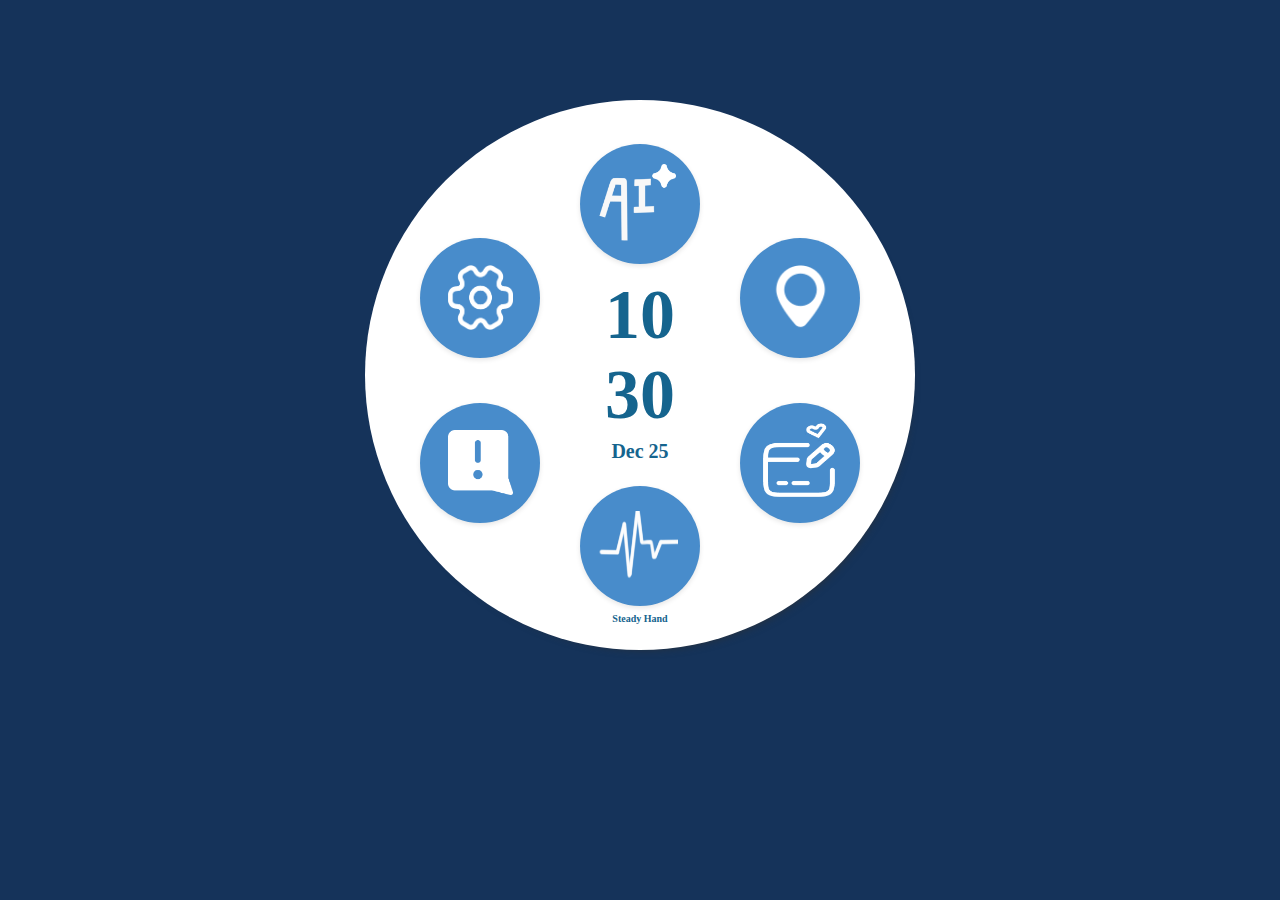
<file: FengMo/Feng_mo/MAIN/index.html>
<!DOCTYPE html>
<html lang="en">
<head>
    <meta charset="UTF-8">
    <meta name="viewport" content="width=device-width, initial-scale=1.0">
    <link rel="stylesheet" href="./style.css">
    <title>輔具期末</title>
</head>
<body>
    <div class="main">
        <div class="icon-container">
            <!-- 6個圖標按鈕 -->
            <a href="./AI/index4.html" class="icon-btn" id="icon1"><img src="./img/aid.png"></a>
            <a href="./GPS/index7.html" class="icon-btn" id="icon2"><img src="./img/gps.png"></a>
            <a href="./HEALTHY/index3.html" class="icon-btn" id="icon3"><img src="./img/healthy.png"></a>
            <a href="./HEART/index2.html" class="icon-btn" id="icon4"><img src="./img/heart.png"></a>
            <a href="./NOTIFY/index6.html" class="icon-btn" id="icon5"><img src="./img/notify.png "></a>
            <a href="./SET/index5.html" class="icon-btn" id="icon6"><img src="./img/set.png "></a>
        </div>
        <h1>10 <br>30</h1>
        <h3>Dec 25</h3>
        <h2>Steady Hand</h2>
    
    </div>
    
 
</body>
</html>
</file>
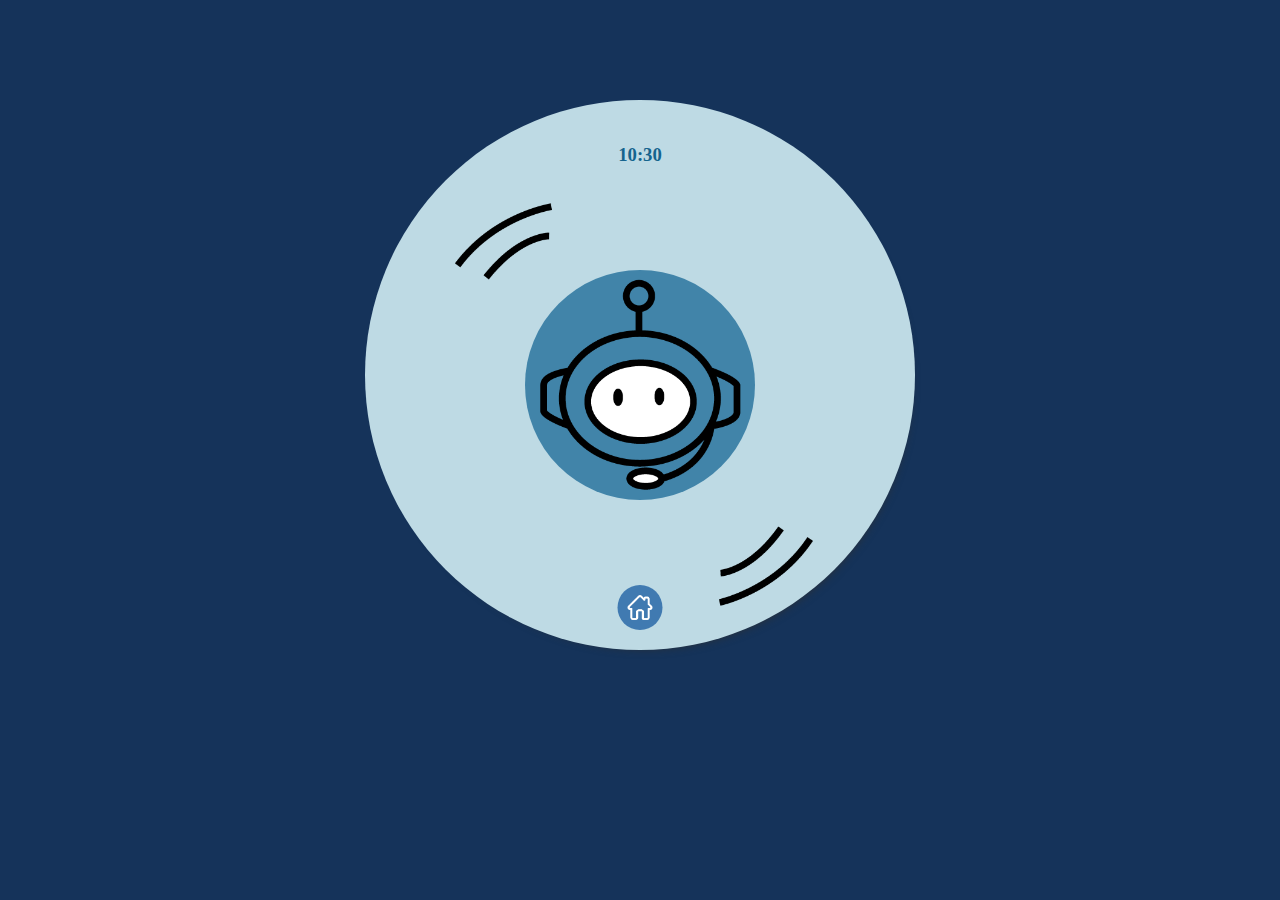
<file: FengMo/Feng_mo/MAIN/AI/index4.html>
<!DOCTYPE html>
<html lang="en">
<head>
    <meta charset="UTF-8">
    <meta name="viewport" content="width=device-width, initial-scale=1.0">
    <link rel="stylesheet" href="./style4.css">
    <title>輔具期末-健康與數據</title>
</head>
<body>
    <div class="main">
        <h3>10:30</h3>
        <div class="circle">
            <img src="./img/aii.png" class="wave-imge">
        </div>
        <a href="../index.html" class="back-btn">
            <img src="./img/back.png" alt="返回">
        </a>
  
    </div>
    
    </div>
    
 
</body>
</html>
</file>
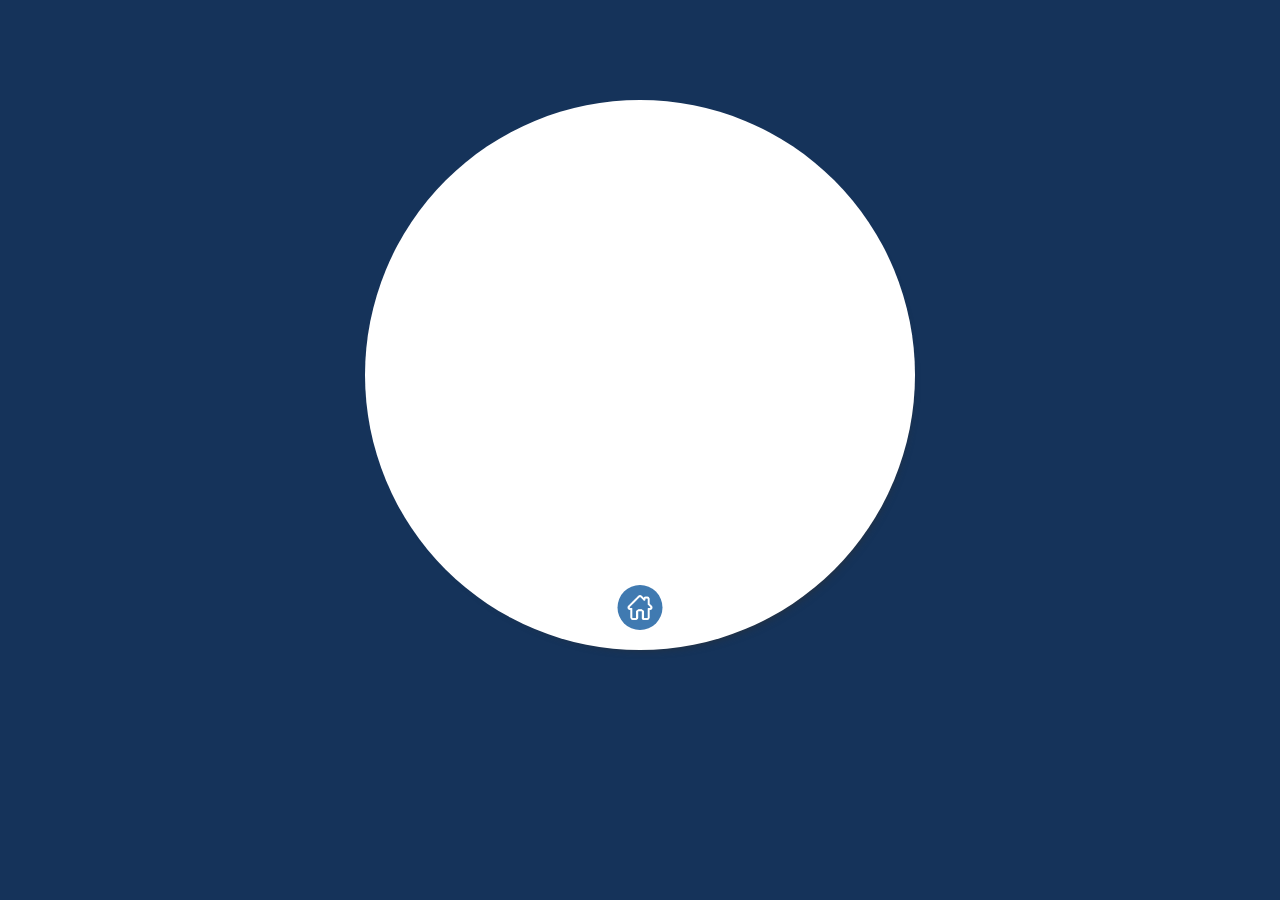
<file: FengMo/Feng_mo/MAIN/GPS/index7.html>
<!DOCTYPE html>
<html lang="en">
<head>
    <meta charset="UTF-8">
    <meta name="viewport" content="width=device-width, initial-scale=1.0">
    <link rel="stylesheet" href="./style7.css">
    <title>輔具期末-GPS</title>
</head>
<body>
    <div class="main">
        <div class="map-container">
            <iframe id="googleMap"
                src="https://www.google.com/maps/embed?pb=!1m18!1m12!1m3!1d3671.958508852597!2d120.22637600000003!3d23.025295600000014!2m3!1f0!2f0!3f0!3m2!1i1024!2i768!4f13.1!3m3!1m2!1s0x346e771f2995cba5%3A0x3bfd449f1e46ffef!2z5Y2X6Ie656eR5oqA5aSn5a24!5e0!3m2!1szh-TW!2stw!4v1734619117015!5m2!1szh-TW!2stw" 
                style="border:0;" 
                allowfullscreen="" 
                loading="lazy" 
                referrerpolicy="no-referrer-when-downgrade">
            </iframe>
        </div>
        <a href="../index.html" class="back-btn">
            <img src="./img/back.png" alt="返回">
        </a>
    </div>
    
    <script src="map.js"></script>
</body>
</html>
</file>
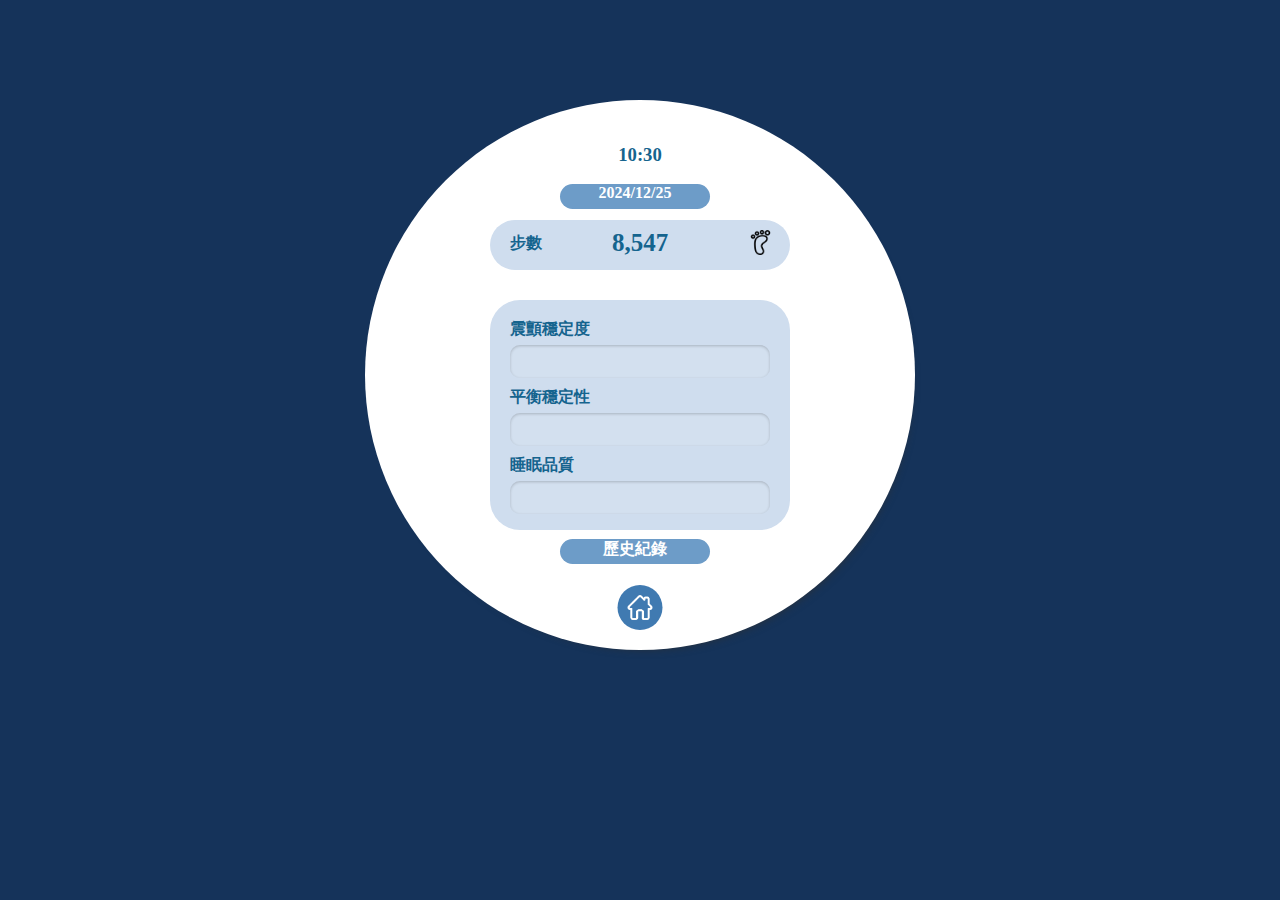
<file: FengMo/Feng_mo/MAIN/HEALTHY/index3.html>
<!DOCTYPE html>
<html lang="en">
<head>
    <meta charset="UTF-8">
    <meta name="viewport" content="width=device-width, initial-scale=1.0">
    <link rel="stylesheet" href="./style3.css">
    <title>輔具期末-健康與數據</title>
</head>
<body>
    <div class="main">
        <h3>10:30</h3>
        <div class="date"><strong>2024/12/25</strong></div>
        <div class="square"><h4>步數</h4>
            <div class="step-simple">
                <span class="step-count">8,547</span>
                <img src="./img/foot.png" alt="步數" class="step-icon">
            </div>
        </div>
        <div class="square2">
            <div class="work-card sleep-quality">
                <div class="sleep-chart">
                    <div class="sleep-bar">
                        <div class="bar-label">震顫穩定度</div>
                        <div class="bar-container">
                            <div class="bar-fill animated" style="width: 70%">70%</div>
                        </div>
                    </div>
                    <div class="sleep-bar">
                        <div class="bar-label">平衡穩定性</div>
                        <div class="bar-container">
                            <div class="bar-fill animated" style="width: 85%">85%</div>
                        </div>
                    </div>
                    <div class="sleep-bar">
                        <div class="bar-label">睡眠品質</div>
                        <div class="bar-container">
                            <div class="bar-fill animated" style="width: 60%">60%</div>
                        </div>
                    </div>
                </div>
            </div>
        </div>
        <div class="date2"><strong>歷史紀錄</strong></div>

        <a href="../index.html" class="back-btn">
            <img src="./img/back.png" alt="返回">
        </a>
    </div>
</body>
</html>
</file>
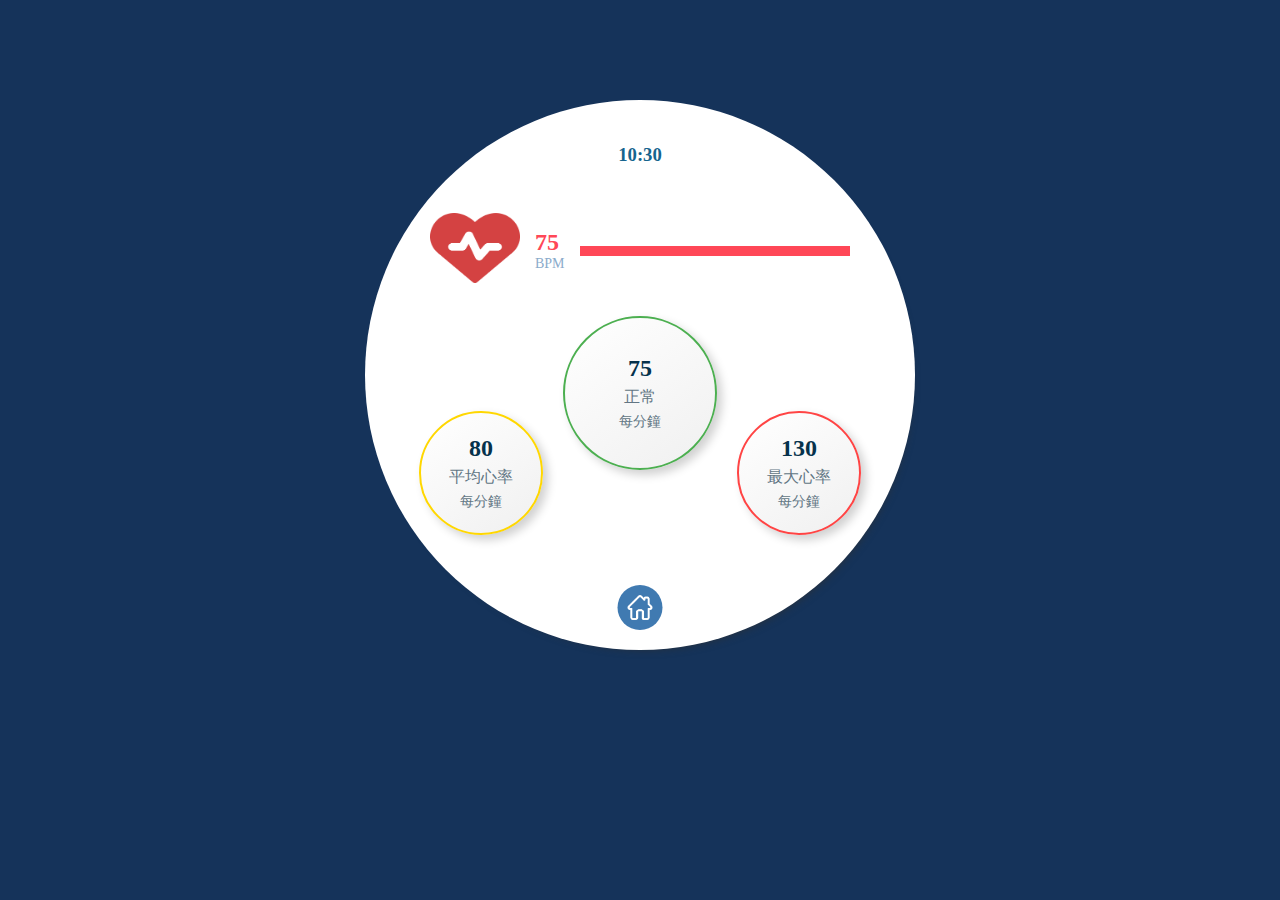
<file: FengMo/Feng_mo/MAIN/HEART/index2.html>
<!DOCTYPE html>
<html lang="en">
<head>
    <meta charset="UTF-8">
    <meta name="viewport" content="width=device-width, initial-scale=1.0">
    <link rel="stylesheet" href="./style2.css">
    <title>輔具期末-心率</title>
</head>
<body>
    <div class="main">
        <h3>10:30</h3>
        <!-- 原有的心率顯示區域 -->
        <div class="heart-rate-container">
            <div class="heart-icon"><img src="./img/heartt.png" alt=""></div>
            <div class="heart-rate-display">
                <span class="bpm-number">75</span>
                <span class="bpm-text">BPM</span>
            </div>
            <div class="heart-rate-graph">
                <div class="pulse-line"></div>
            </div>
        </div>
        
        <!-- 新增三個圓形顯示區域 -->
        <div class="circles-container">
            <div class="circle small">
                <div class="circle-content">
                    <div class="value">80</div>
                    <div class="label">平均心率</div>
                    <div class="bpm-info">每分鐘</div>
                </div>
            </div>
            <div class="circle large">
                <div class="circle-content">
                    <div class="value">75</div>
                    <div class="label">正常</div>
                    <div class="bpm-info">每分鐘</div>
                </div>
            </div>
            <div class="circle small2">
                <div class="circle-content">
                    <div class="value">130</div>
                    <div class="label">最大心率</div>
                    <div class="bpm-info">每分鐘</div>
                </div>
            </div>
        </div>
        <a href="../index.html" class="back-btn">
            <img src="./img/back.png" alt="返回">
        </a>
    </div>
</body>
</html>
</file>
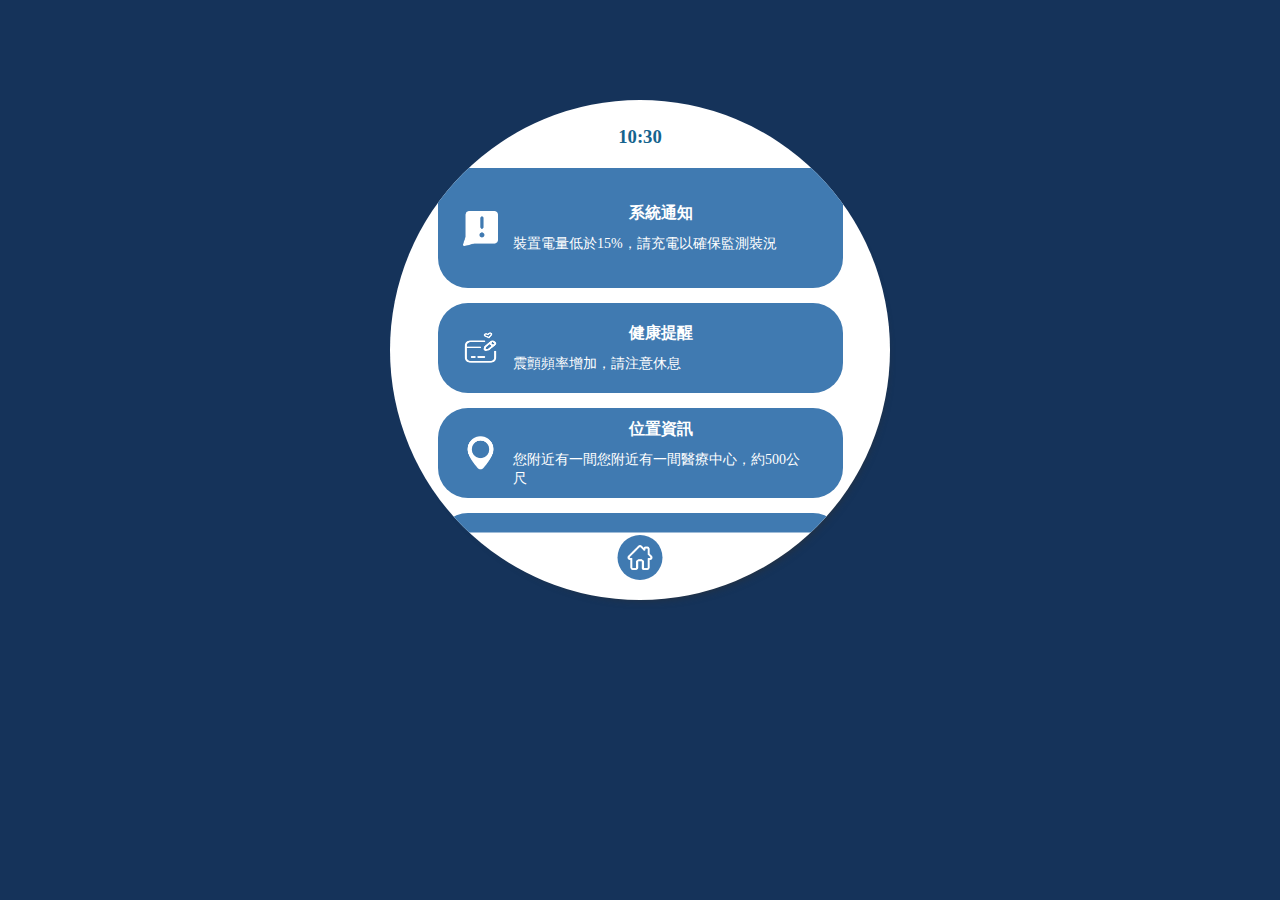
<file: FengMo/Feng_mo/MAIN/NOTIFY/index6.html>
<!DOCTYPE html>
<html lang="en">
<head>
    <meta charset="UTF-8">
    <meta name="viewport" content="width=device-width, initial-scale=1.0">
    <title>通知介面</title>
    <link rel="stylesheet" href="style6.css">
</head>
<body>
    <div class="watch-face">
        <div class="h3"><h3>10:30</h3>
        </div>
        <div class="notifications-container">
            <div class="notification">
                <img src="./img/notify.png" alt="通知">
                <div class="notification-content">
                    <h3>系統通知</h3>
                    <p>裝置電量低於15%，請充電以確保監測裝況</p>
                </div>
            </div>

            <div class="notification">
                <img src="./img/healthy.png" alt="健康">
                <div class="notification-content">
                    <h3>健康提醒</h3>
                    <p>震顫頻率增加，請注意休息</p>
                </div>
            </div>

            <div class="notification">
                <img src="./img/gps.png" alt="GPS">
                <div class="notification-content">
                    <h3>位置資訊</h3>
                    <p>您附近有一間您附近有一間醫療中心，約500公尺</p>
                </div>
            </div>

            <div class="notification">
                <img src="./img/healthy.png" alt="健康">
                <div class="notification-content">
                    <h3>健康提醒</h3>
                    <p>建議您進行輕度活動來促進血液循環</p>
                </div>
            </div>
        </div>
        <a href="../index.html" class="back-btn">
            <img src="./img/back.png" alt="返回">
        </a>
    </div>
</body>
</html>
</file>
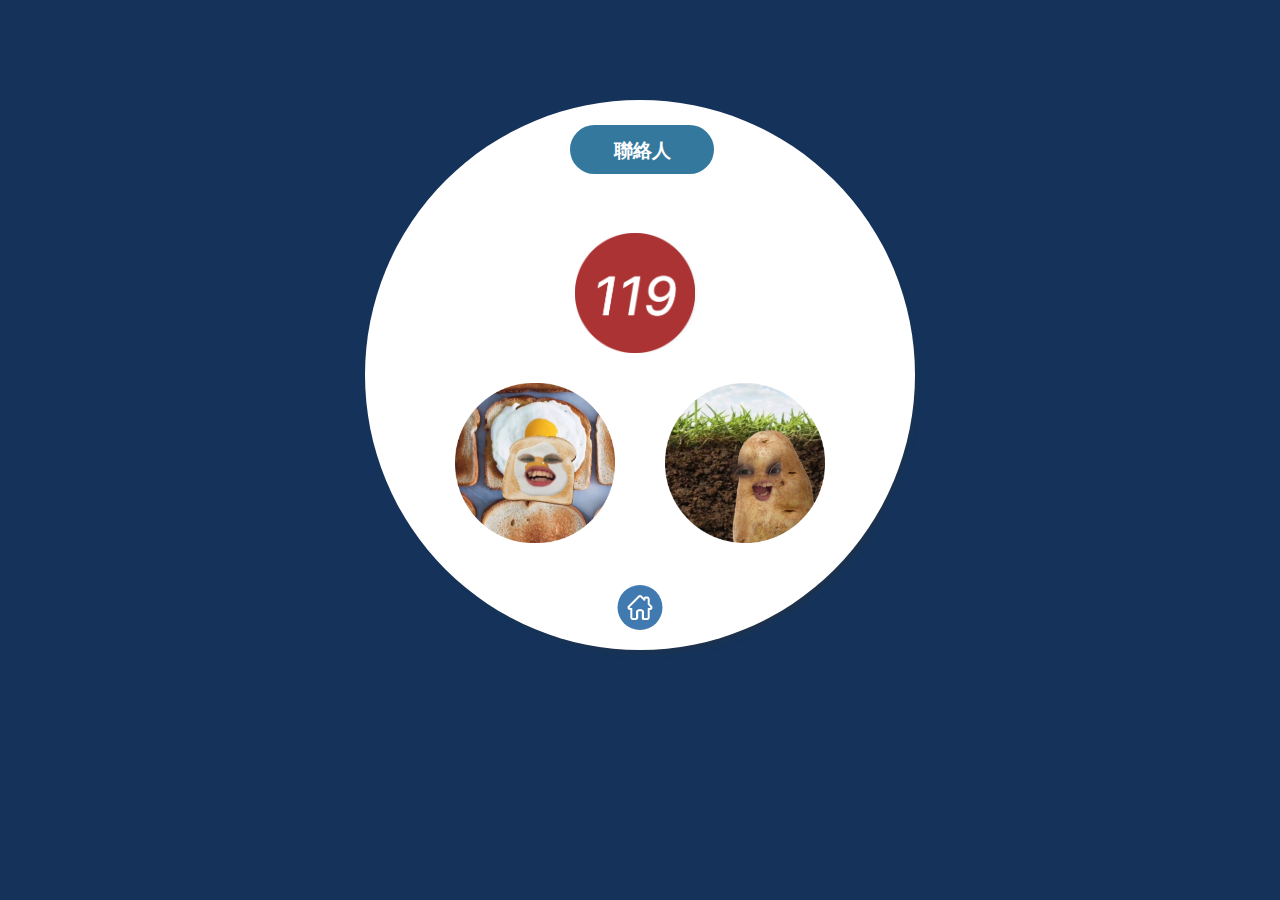
<file: FengMo/Feng_mo/MAIN/SET/index5-0.html>
<!DOCTYPE html>
<html lang="en">
<head>
    <meta charset="UTF-8">
    <meta name="viewport" content="width=device-width, initial-scale=1.0">
    <link rel="stylesheet" href="./style5-0.css">
    <title>聯絡人</title>
</head>
<body>
    <div class="main">
        <div class="title">
            <h3>聯絡人</h3>
        </div>
        <div class="icon-container">

            <a href="./index5-1.html" class="icon-btn" id="icon1"><img src="./img/one1.png"></a>
            <a href="./index5-2.html" class="icon-btn" id="icon2"><img src="./img/one2.png"></a>
            <a href="./index5-3.html" class="icon-btn" id="icon3"><img src="./img/119.png"></a>

            <a href="../index.html" class="back-btn">
                <img src="./img/back.png" alt="返回">
            </a>
        </div>
</file>
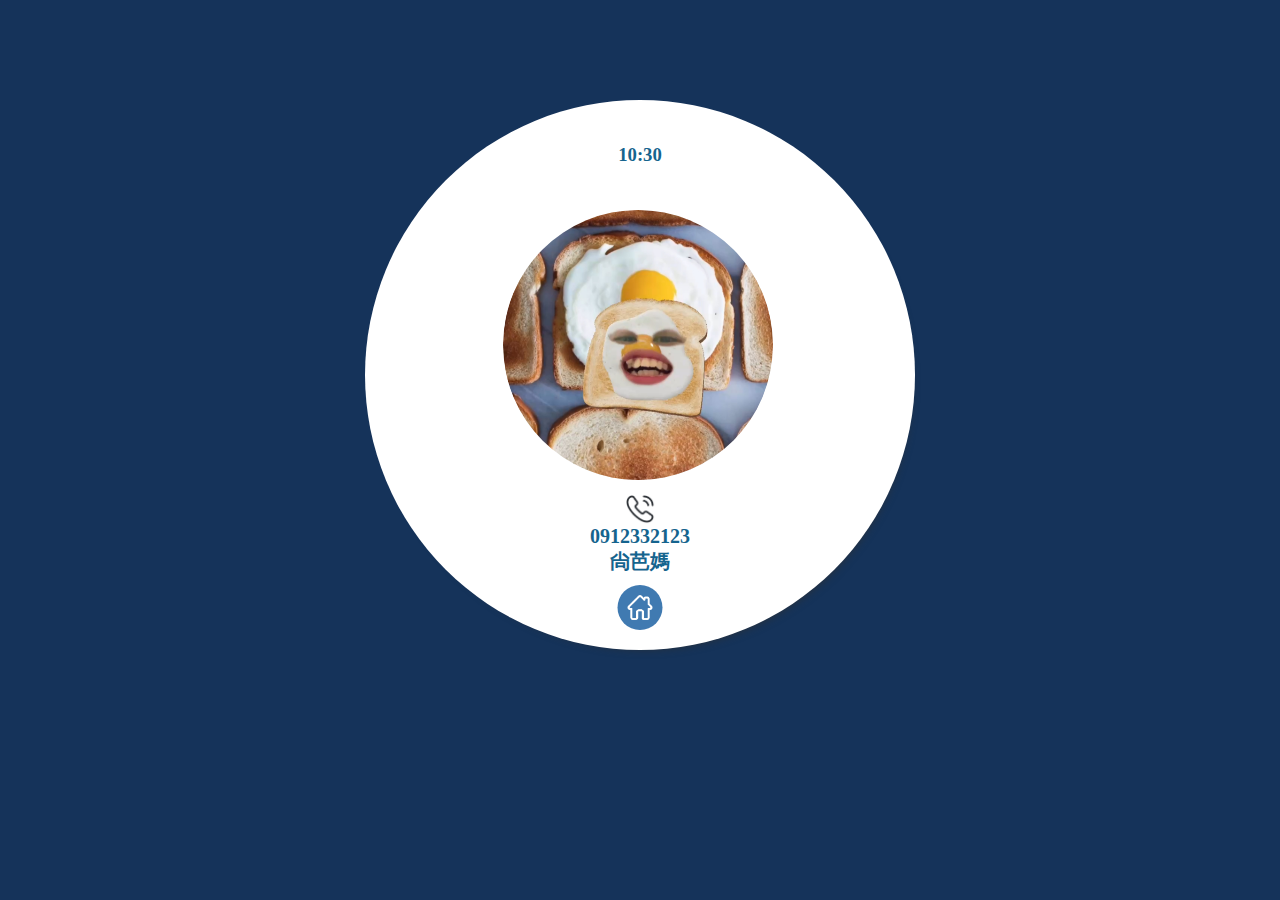
<file: FengMo/Feng_mo/MAIN/SET/index5-1.html>
<!DOCTYPE html>
<html lang="en">
<head>
    <meta charset="UTF-8">
    <meta name="viewport" content="width=device-width, initial-scale=1.0">
    <link rel="stylesheet" href="./style5-1.css">
    <title>聯絡人-1</title>
</head>
<body>
    <div class="main">
        <h3>10:30</h3>
      
        <div class="icon-container">
            <a href="./index5-1.html" class="icon-btn" id="icon1"><img src="./img/one1.png" class="wave-imge"></a>
            <div class="name">
                <div class="nam1"><img src="./img/Call Calling.png"></div>
                <h2>0912332123 <br>尙芭媽</h2>
            </div>
            
        </div>
        <a href="../index.html" class="back-btn">
            <img src="./img/back.png" alt="返回">
        </a>
    </div>
</body>
</html>
</file>
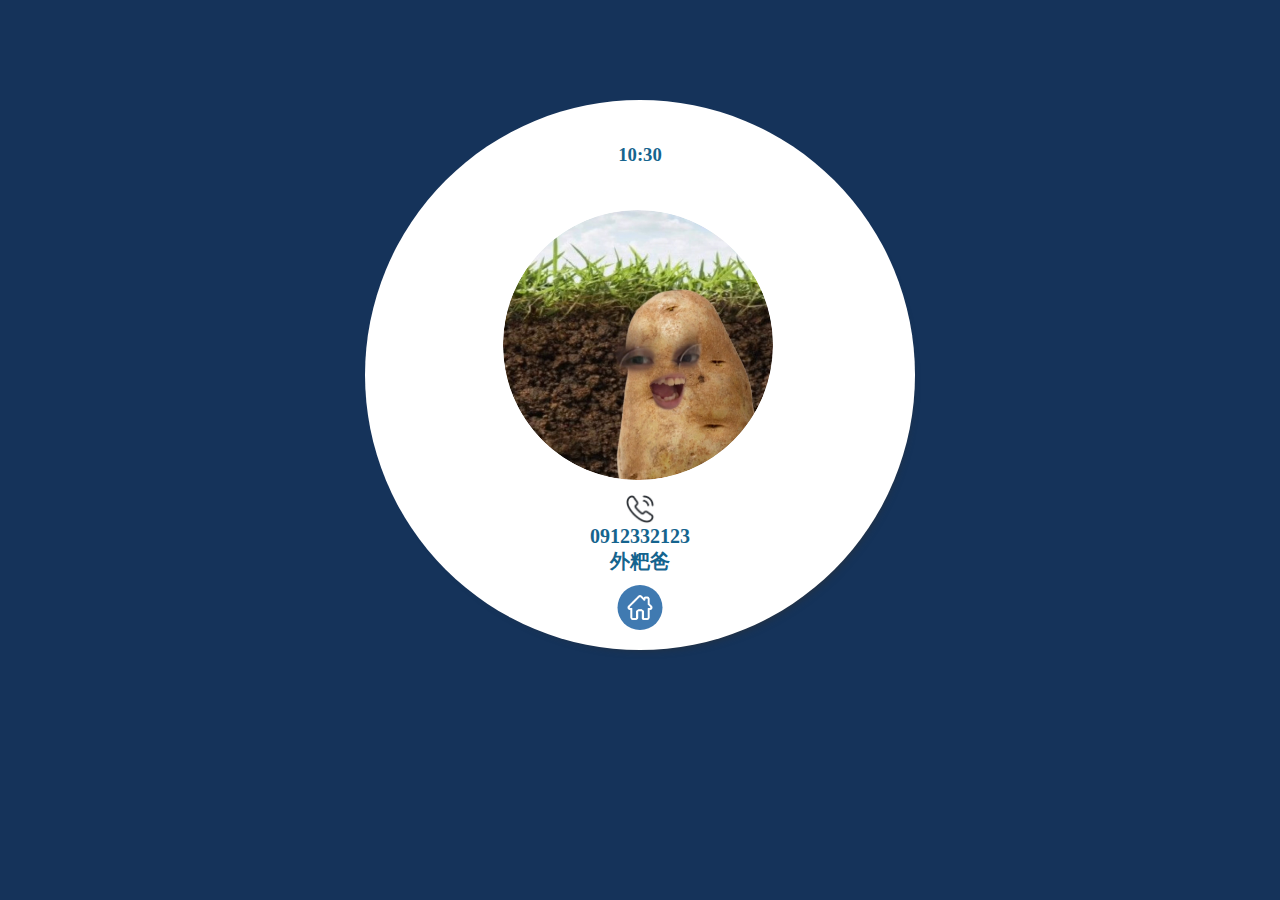
<file: FengMo/Feng_mo/MAIN/SET/index5-2.html>
<!DOCTYPE html>
<html lang="en">
<head>
    <meta charset="UTF-8">
    <meta name="viewport" content="width=device-width, initial-scale=1.0">
    <link rel="stylesheet" href="./style5-1.css">
    <title>聯絡人-2</title>
</head>
<body>
    <div class="main">
        <h3>10:30</h3>
      
        <div class="icon-container">
            <a href="./index5-2.html" class="icon-btn" id="icon1"><img src="./img/one2.png" class="wave-imge"></a>
            <div class="name">
                <div class="nam1"><img src="./img/Call Calling.png"></div>
                <h2>0912332123 <br>外粑爸</h2>
            </div>
            
        </div>
        <a href="../index.html" class="back-btn">
            <img src="./img/back.png" alt="返回">
        </a>
    </div>
</body>
</html>
</file>
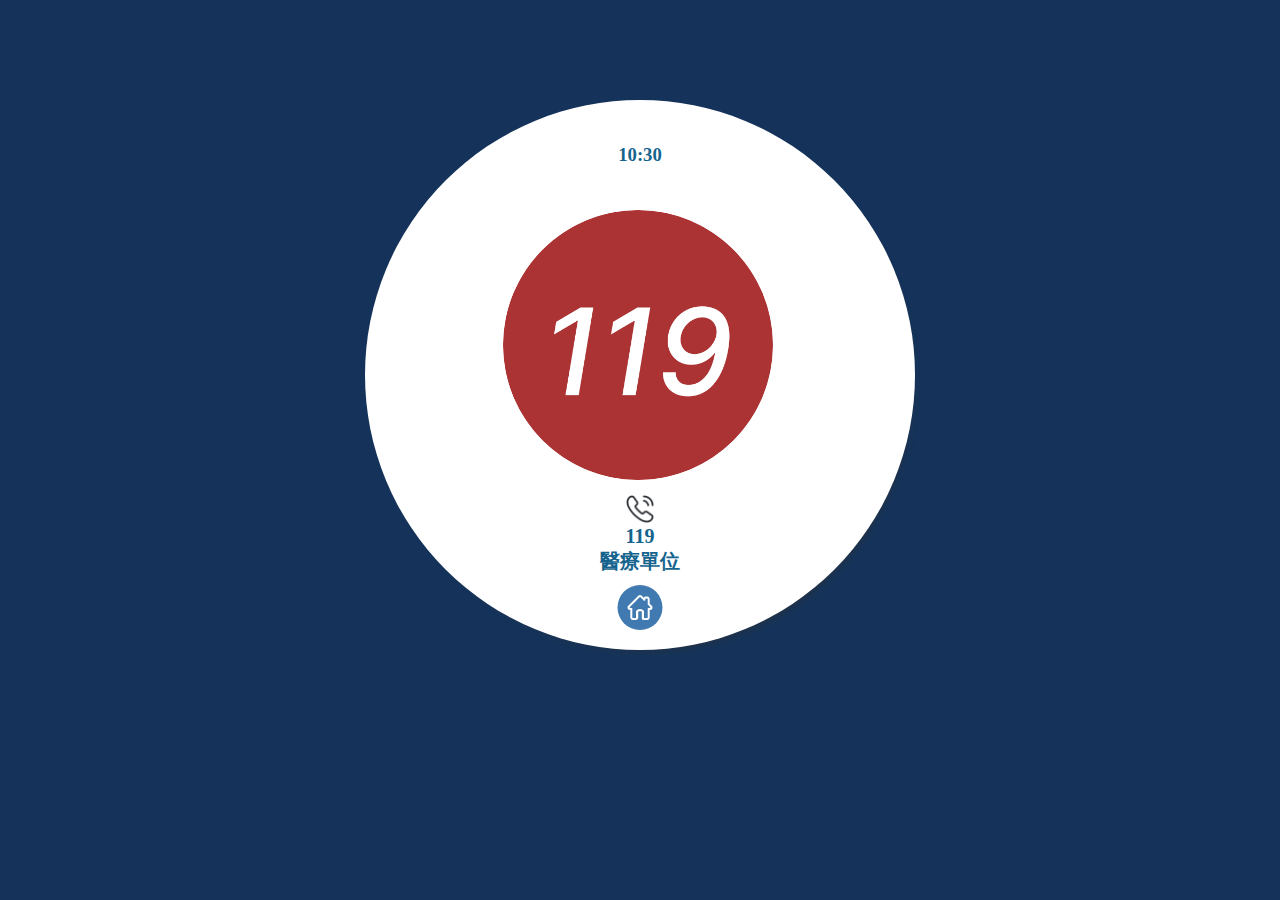
<file: FengMo/Feng_mo/MAIN/SET/index5-3.html>
<!DOCTYPE html>
<html lang="en">
<head>
    <meta charset="UTF-8">
    <meta name="viewport" content="width=device-width, initial-scale=1.0">
    <link rel="stylesheet" href="./style5-3.css">
    <title>聯絡人-119</title>
</head>
<body>
    <div class="main">
        <h3>10:30</h3>
      
        <div class="icon-container">
            <a href="./index5-3.html" class="icon-btn" id="icon1"><img src="./img/119.png" class="wave-imge"></a>
            <div class="name">
                <div class="nam1"><img src="./img/Call Calling.png"></div>
                <h2>119<br>醫療單位</h2>
            </div>
            
        </div>
        <a href="../index.html" class="back-btn">
            <img src="./img/back.png" alt="返回">
        </a>
    </div>
</body>
</html>
</file>
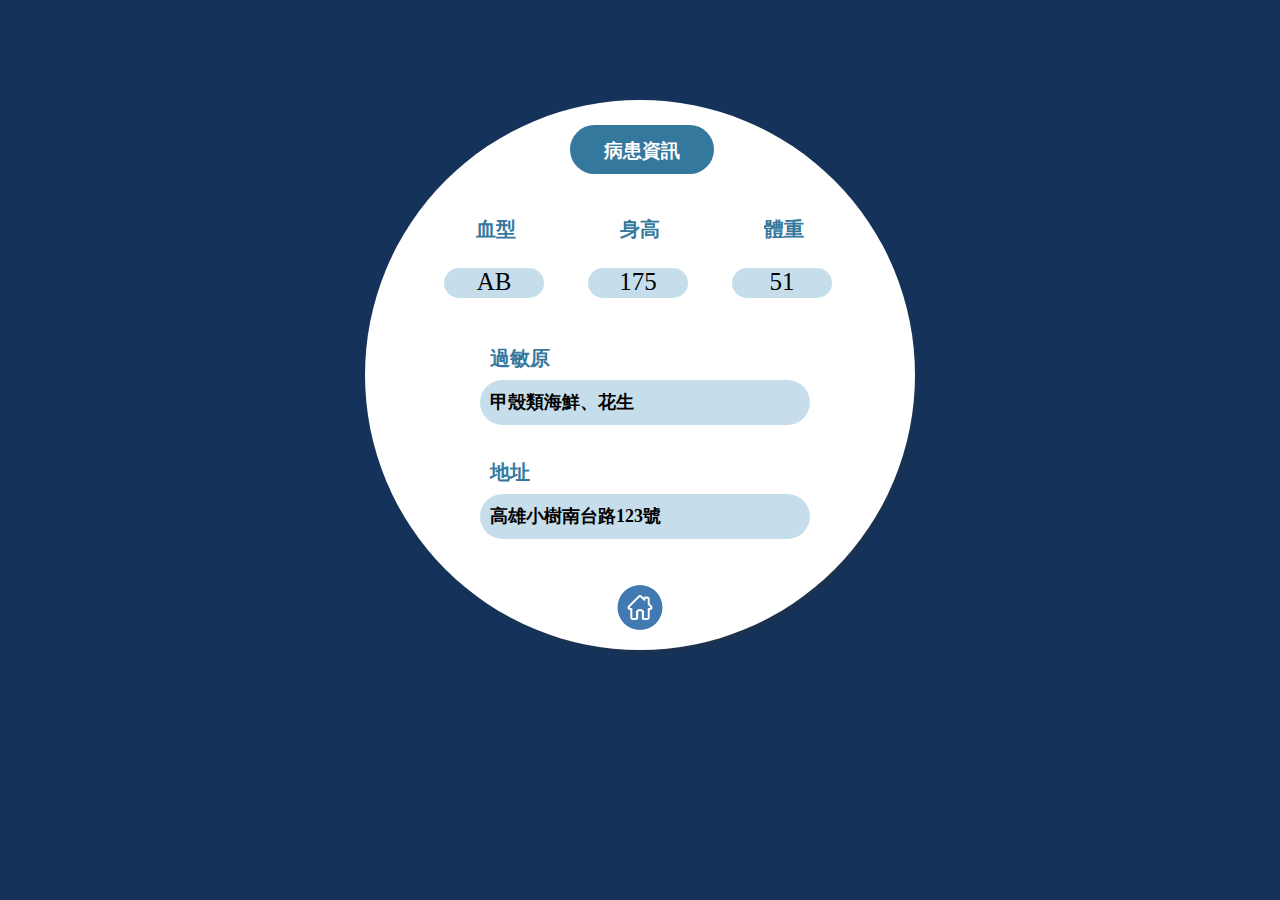
<file: FengMo/Feng_mo/MAIN/SET/index5-5.html>
<!DOCTYPE html>
<html lang="en">
<head>
    <meta charset="UTF-8">
    <meta name="viewport" content="width=device-width, initial-scale=1.0">
    <link rel="stylesheet" href="./style5-5.css">
    <title>個人資料</title>
</head>
<body>
    <div class="main">
        <div class="title">
            <h3>病患資訊</h3>
        </div>
      <div class="BIG">
         <div class="Numb1">
             <p class="numb"><strong>血型</strong></p>
             <p class="numb2">AB</p>
         </div>
         <div class="Numb1">
             <p class="numb"><strong>身高</strong></p>
             <p class="numb2">175</p>
         </div>
         <div class="Numb1">
             <p class="numb"><strong>體重</strong></p>
             <p class="numb2">51</p>
         </div>
      </div>

      <div class="Down">
        <div class="Numb2">
            <p class="num"><strong>過敏原</strong></p>
            <p class="num2"><strong>甲殼類海鮮、花生</strong></p>
        </div>
        <div class="Numb2">
            <p class="num"><strong>地址</strong></p>
            <p class="num2"><strong>高雄小樹南台路123號</strong></p>
        </div>
      </div>
      <a href="../index.html" class="back-btn">
        <img src="./img/back.png" alt="返回">
    </a>

    </div>
    
</body>
</html>
</file>
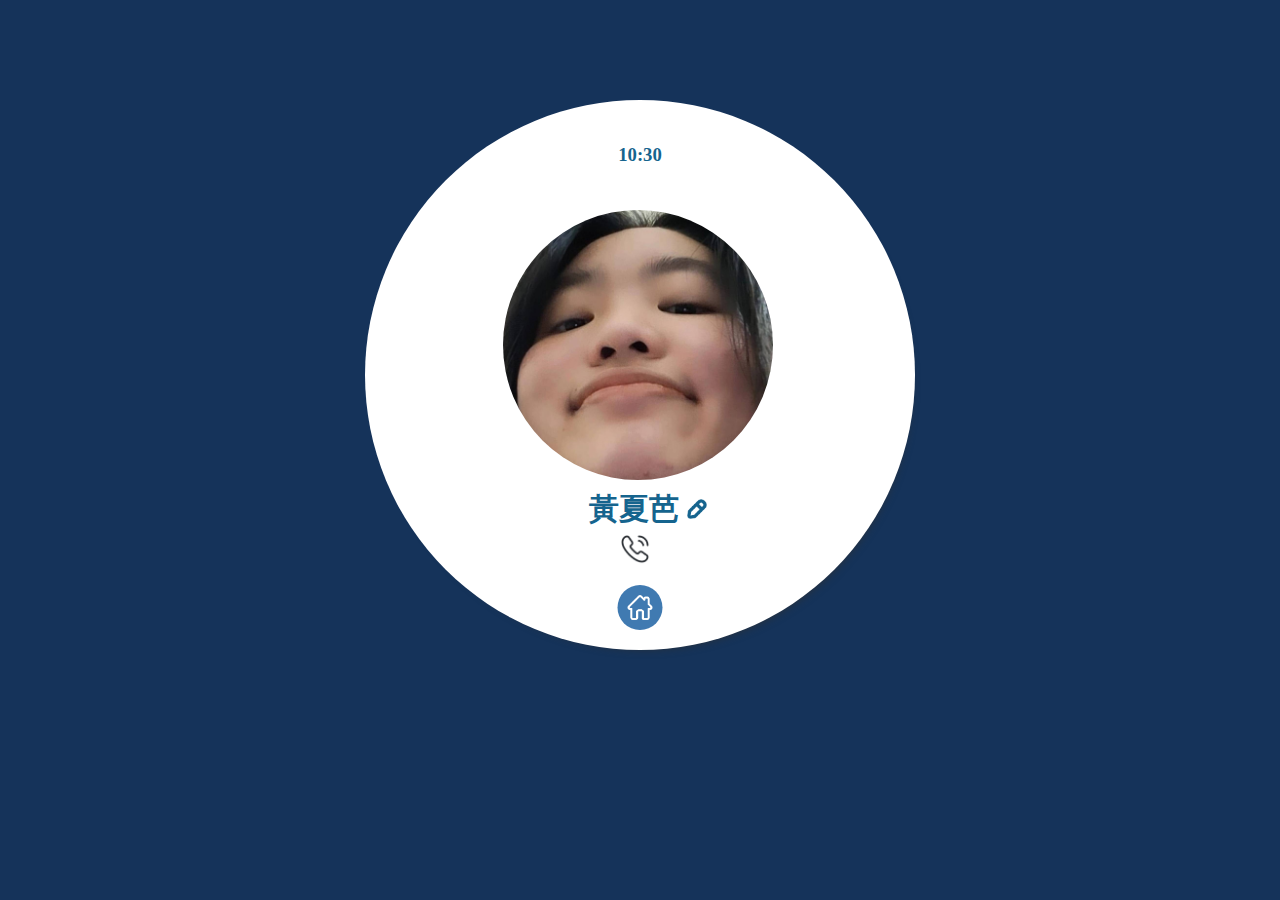
<file: FengMo/Feng_mo/MAIN/SET/index5.html>
<!DOCTYPE html>
<html lang="en">
<head>
    <meta charset="UTF-8">
    <meta name="viewport" content="width=device-width, initial-scale=1.0">
    <link rel="stylesheet" href="./style5.css">
    <title>輔具期末-設定</title>
</head>
<body>
    <div class="main">
        <h3>10:30</h3>
      
        <div class="icon-container">
            <a href="./index5-5.html" class="icon-btn" id="icon1"><img src="./img/ba.jpg"></a>
            <div class="name">
                <h2>黃夏芭 <img src="./img/pen.png" ></h2>
            </div>
            <a href="../index.html" class="back-btn">
                <img src="./img/back.png" alt="返回">
            </a>
        </div>
        <div class="call">
            <a href="./index5-0.html"><img src="./img/Call Calling.png"></a>
        </div>
    </div>
    
 
</body>
</html>
</file>
<file: FengMo/Feng_mo/MAIN/style.css>
*{
    position: relative;
    
}

body{
    background-color: rgb(21, 51, 90);

}
.main{
    height: 500px;
    width: 500px;
    margin: 100px auto;
    padding: 25px;
    box-shadow:5px 8px 10px -10px rgb(47, 48, 48) ;
    border-radius: 50%;
    background-color: rgb(255, 255, 255);
    overflow: hidden;
}

h1{
    margin: 150px 150px 0  150px;
    text-align: center;
    font-size: 70px;
    color: #15648e;
}
h2{
    margin: 150px auto;
    text-align: center;
    font-size: 10px;
    color: #15648e;
}
h3{
    margin: 5px 0 0 0;
    text-align: center;
    font-size: 20px;
    color: #15648e;
}

.button{
    position: absolute;
    right: 70px;
    bottom: 250px;
    height: 80px;
    width: 80px;
    margin: 100px auto;
    padding: 25px;
    border-radius: 50%;
    background-color: rgb(72, 140, 203);
}

.icon-container {
    position: absolute;
    width: 100%;
    height: 100%;
    top: 0;
    left: 0;
}

.icon-btn img{
    width: 65px;
    height: 65px;

}

.icon-btn {
    position: absolute;
    width: 120px;
    height: 120px;
    background: #ffffff;
    border-radius: 50%;
    display: flex;
    align-items: center;
    justify-content: center;
    text-decoration: none;
    font-size: 24px;
    box-shadow: 0 2px 5px rgba(0,0,0,0.1);
    transition: transform 0.3s, box-shadow 0.3s;
    background-color: rgb(72, 140, 203);
}

#icon1 img{
    width: 80px;
    height: 80px;
    right: 4px;

}

#icon4 img{
    width: 80px;
    height: 70px;
    right: 2px;

}

#icon3 img{
    width: 80px;
    height: 85px;
    right: 1px;

}

.icon-btn:hover {
    box-shadow: 0 4px 8px rgba(0,0,0,0.2);
    background-color: rgb(64, 122, 177);
}

/* 定位每個圖標 */
#icon1 { 
    top: 8%; 
    left: 50%; 
    transform: translateX(-50%); 
}

#icon4 { 
    bottom: 8%; 
    left: 50%; 
    transform: translateX(-50%); 
}

/* 修改 hover 效果 */
.icon-btn:hover {
    box-shadow: 0 4px 8px rgba(0,0,0,0.2);
    background-color: rgb(64, 122, 177);
}

/* 為左右側的圖標添加縮放效果 */
#icon2:hover, #icon3:hover, #icon5:hover, #icon6:hover {
    transform: scale(1.1);
}

/* 為上下的圖標添加特殊的 hover 效果 */
#icon1:hover, #icon4:hover {
    transform: translateX(-50%) scale(1.1);
}

/* 定位每個圖標 */
#icon2 { top: 25%; right: 10%; }                              /* 右上方 */
#icon3 { top: 55%; right: 10%; }                             /* 右下方 */
#icon5 { top: 55%; left: 10%; }                              /* 左下方 */
#icon6 { top: 25%; left: 10%; }                              /* 左上方 */

.time-display {
    position: absolute;
    top: 50%;
    left: 50%;
    transform: translate(-50%, -50%);
    text-align: center;
}
</file>
<file: FengMo/Feng_mo/MAIN/AI/style4.css>
*{
    position: relative;
    
}

body{
    background-color: rgb(21, 51, 90);

}
.main{
    height: 500px;
    width: 500px;
    margin: 100px auto;
    padding: 25px;
    box-shadow:5px 8px 10px -10px rgb(47, 48, 48) ;
    border-radius: 50%;
    background-color: rgb(190, 218, 228);
    overflow: hidden;
}

h3{
    text-align: center;
    color: #15648e;
}

.circle{
    position: absolute;
    top: 170px;
    left: 160px;
    width: 230px;
    height: 230px;
    border-radius: 50%;
    background-color: #4184a9;
}

.circle img{
    width: 360px;
    height: 510px;
    bottom: 140px;
    right: 70px;
}

/* 返回按鈕樣式 */
.back-btn {
    position: absolute;
    bottom: 20px;
    left: 50%;
    transform: translateX(-50%);
    width: 45px;
    height: 45px;
    background-color: rgb(64, 122, 177);
    border-radius: 50%;
    display: flex;
    align-items: center;
    justify-content: center;
    transition: transform 0.3s ease, background-color 0.3s;
}

.back-btn img {
    width: 25px;
    height: 25px;
}

.back-btn:hover {
    transform: translateX(-50%) scale(1.1);
    background-color:#15648e;
}

@keyframes wave {
    0% {
        transform: scale(0.9);
    }
    50% {
        transform: scale(1);
    }
    100% {
        transform: scale(0.9);
    }
}

.wave-imge{
    animation: wave 2s infinite ease-in-out;
}
</file>
<file: FengMo/Feng_mo/MAIN/GPS/style7.css>
*{
    position: relative;
    
}

body{
    background-color: rgb(21, 51, 90);

}
.main{
    height: 500px;
    width: 500px;
    margin: 100px auto;
    padding: 25px;
    box-shadow:5px 8px 10px -10px rgb(47, 48, 48) ;
    border-radius: 50%;
    background-color: rgb(255, 255, 255);
    overflow: hidden;
    position: relative;
}

.map-container {
    position: absolute;
    top: 0;
    left: 0;
    width: 100%;
    height: 100%;
    border-radius: 50%;
    overflow: hidden;
}

#googleMap {
    width: 100%;
    height: 100%;
    transform: scale(1.8); /* 稍微放大地圖以覆蓋圓形邊緣 */
}

h3{
    text-align: center;
    color: #15648e;
}

#map {
    width: 10%;
    height: 400px;
    margin-bottom: 10px;
    border-radius: 50%;
}

iframe{
    right: 20px;
}

/* 返回按鈕樣式 */
.back-btn {
    position: absolute;
    bottom: 20px;
    left: 50%;
    transform: translateX(-50%);
    width: 45px;
    height: 45px;
    background-color: rgb(64, 122, 177);
    border-radius: 50%;
    display: flex;
    align-items: center;
    justify-content: center;
    transition: transform 0.3s ease, background-color 0.3s;
}

.back-btn img {
    width: 25px;
    height: 25px;
}

.back-btn:hover {
    transform: translateX(-50%) scale(1.1);
    background-color:#15648e;
}
</file>
<file: FengMo/Feng_mo/MAIN/HEALTHY/style3.css>
*{
    position: relative;
    
}

body{
    background-color: rgb(21, 51, 90);

}
.main{
    height: 500px;
    width: 500px;
    margin: 100px auto;
    padding: 25px;
    box-shadow:5px 8px 10px -10px rgb(47, 48, 48) ;
    border-radius: 50%;
    background-color: rgb(255, 255, 255);
    overflow: hidden;
}

h3{
    text-align: center;
    color: #15648e;

}
h4{
    text-align: justify;
    left: 20px;
    top: -8px;
    color:  #15648e;
}

.date{
    text-align: center;
    justify-items: center;
    align-items: center;
    width: 150px;
    height: 25px;
    background-color: rgb(109, 156, 200);
    border-radius: 50px;
    left: 170px;
    color: #ffffff;
}

.square{
    position: absolute;
    left: 125px;
    bottom: 270px;
    background-color: rgb(207, 221, 238);
    width: 300px;
    height: 50px;
    border-radius: 30px;
    top: 120px;
}
.square2{
    position: absolute;
    left: 125px;
    bottom: 20px;
    background-color:rgb(207, 221, 238);
    width: 300px;
    height: 230px;
    border-radius: 30px;
    top: 200px;
}

.date2{
    width: 150px;
    height: 25px;
    text-align: center;
    top: 330px;
    left: 170px;
    background-color: rgb(109, 156, 200);
    border-radius: 50px;
    color: #ffffff;
}

.sleep-quality {
    padding: 20px;
    color: white;
    font-weight: bold;
    font-size: 18px;
}

.sleep-chart {
    margin: -10px 0;
}

.sleep-bar {
    margin: 8px 0;
}

.bar-label {
    margin-bottom: 5px;
    font-size: 0.9em;
    color:  #15648e;
}

.bar-container {
    background: rgba(255, 255, 255, 0.1);
    border-radius: 10px;
    overflow: hidden;
    margin: 5px 0;
    box-shadow: inset 0 1px 3px rgba(0, 0, 0, 0.2);
}

.bar-fill {
    background: #15648e;
    color: white;
    padding: 8px;
    text-align: right;
    font-size: 0.8em;
    transition: width 0.3s ease;
    animation: progressAnimation 1.5s ease-out forwards;
    opacity: 0;
}

/* 進度條動畫 */
@keyframes progressAnimation {
    0% {
        width: 0%;
        opacity: 0;
    }
    50% {
        opacity: 1;
    }
    100% {
        opacity: 1;
    }
}

/* 為每個進度條設置不同的延遲時間 */
.sleep-bar:nth-child(1) .bar-fill {
    animation-delay: 0.2s;
}

.sleep-bar:nth-child(2) .bar-fill {
    animation-delay: 0.4s;
}

.sleep-bar:nth-child(3) .bar-fill {
    animation-delay: 0.6s;
}

/* 調整進度條顏色 */
.sleep-bar:nth-child(1) .bar-fill {
    background: #15648e;  /* 深度睡眠 */
}

.sleep-bar:nth-child(2) .bar-fill {
    background: #3498db;  /* 淺度睡眠 */
}

.sleep-bar:nth-child(3) .bar-fill {
    background: #2980b9;  /* 清醒時間 */
}

.sleep-info {
    margin-top: 20px;
    display: flex;
    justify-content: space-around;
    padding-top: 15px;
    border-top: 1px solid rgba(255, 255, 255, 0.1);
}

.info-item {
    display: flex;
    align-items: center;
    gap: 10px;
}

.info-item i {
    color: #f1c40f;
}

.step-simple {
    display: flex;
    align-items: center;
    justify-content: center;
    gap: 15px;
    font-size: 25px;
    color: #15648e;
    top: -55px;
}
.step-count {
    font-weight: bold;
    text-align: center;
    left: 20px;
}

.step-label {
    font-size: 0.6em;
    font-weight: bold;
}

/* 進度條容器 */
.progress-bar {
    width: 100%;
    height: 25px;
    background-color: rgba(255, 255, 255, 0.2);
    border-radius: 12px;
    overflow: hidden;
    margin: 5px 0;
}

/* 進度條 */
.progress {
    height: 100%;
    border-radius: 12px;
    color: white;
    display: flex;
    align-items: center;
    justify-content: center;
    font-size: 14px;
    animation: progressAnimation 1.5s ease-out;
    transition: width 1.5s ease-out;
}

/* 不同類型的進度條顏色 */
.deep-sleep {
    background-color: #15648e;
}

.light-sleep {
    background-color: #3498db;
}

.awake {
    background-color: #2980b9;
}

/* 睡眠統計容器 */
.sleep-stats {
    padding: 20px;
    background-color: rgba(255, 255, 255, 0.1);
    border-radius: 15px;
    margin: 20px;
}

.sleep-item {
    margin-bottom: 15px;
}

.sleep-label {
    color: #15648e;
    font-size: 16px;
    display: block;
    margin-bottom: 5px;
}

/* 返回按鈕樣式 */
.back-btn {
    position: absolute;
    bottom: 20px;
    left: 50%;
    transform: translateX(-50%);
    width: 45px;
    height: 45px;
    background-color: rgb(64, 122, 177);
    border-radius: 50%;
    display: flex;
    align-items: center;
    justify-content: center;
    transition: transform 0.3s ease, background-color 0.3s;
}

.back-btn img {
    width: 25px;
    height: 25px;
}

.back-btn:hover {
    transform: translateX(-50%) scale(1.1);
    background-color:#15648e;
}

.step-icon{
    left: 85px;
    width: 25px;
    height: 25px;
}
</file>
<file: FengMo/Feng_mo/MAIN/HEART/style2.css>
*{
    position: relative;
    
}

body{
    background-color: rgb(21, 51, 90);

}
.main{
    height: 500px;
    width: 500px;
    margin: 100px auto;
    padding: 25px;
    box-shadow:5px 8px 10px -10px rgb(47, 48, 48) ;
    border-radius: 50%;
    background-color: rgb(255, 255, 255);
    overflow: hidden;
}

h3{
    text-align: center;
    color: #15648e;
}

/* 心率容器樣式 */
.heart-rate-container {
    background: rgba(255, 255, 255, 0.1);
    border-radius: 15px;
    padding: 20px;
    margin: 20px;
    display: flex;
    align-items: center;
    gap: 15px;
}

.heart-icon {
    font-size: 24px;
    animation: pulse 1s infinite;
}

.heart-icon img{
    width: 90px;
    height: 70px;
}

.heart-rate-display {
    display: flex;
    flex-direction: column;
}

.bpm-number {
    font-size: 24px;
    font-weight: bold;
    color: #ff4757;
}

.bpm-text {
    font-size: 14px;
    color: #8babcb;
}

.heart-rate-graph {
    flex-grow: 1;
    height: 90px;
    position: relative;
    overflow: hidden;
}

.pulse-line {
    position: absolute;
    width: 100%;
    height: 10px;
    background: #ff4757;
    top: 50%;
    transform: translateY(-50%);
    animation: pulse-wave 2s infinite linear;
}

/* 動畫效果 */
@keyframes pulse {
    0% { transform: scale(1); }
    50% { transform: scale(2.1); }
    100% { transform: scale(1); }
}

@keyframes pulse-wave {
    0% {
        clip-path: polygon(0 0, 15% 0, 25% 100%, 35% 0, 45% 100%, 55% 0, 65% 100%, 75% 0, 85% 100%, 95% 0, 100% 0, 100% 100%, 0 100%);
    }
    100% {
        clip-path: polygon(0 0, 25% 0, 35% 100%, 45% 0, 55% 100%, 65% 0, 75% 100%, 85% 0, 95% 100%, 100% 0, 100% 100%, 0 100%);
    }
}

.circles-container {
    display: flex;
    justify-content: center;
    align-items: center;
    gap: 20px;
    margin-top: 30px;
}

.circle {
    border-radius: 50%;
    background: linear-gradient(145deg, #ffffff, #f0f0f0);
    box-shadow: 5px 5px 10px #d1d1d1,
                -5px -5px 10px #ffffff;
    display: flex;
    justify-content: center;
    align-items: center;
    transition: transform 0.3s ease;
    animation: pulse 2s infinite;
}

.circle:hover {
    transform: scale(1.05);
}

.circle.small {
    width: 120px;
    height: 120px;
    top: 50px;
}

.circle.small2 {
    width: 120px;
    height: 120px;
    top: 50px;

}

.circle.large {
    width: 150px;
    height: 150px;
    bottom: 30px;
}

.circle-content {
    text-align: center;
}

.value {
    font-size: 24px;
    font-weight: bold;
    color: #06324c;
}

.label {
    font-size: 16px;
    color: #627684;
    margin: 5px 0;
}

.bpm-info {
    font-size: 14px;
    color: #627684;
}

@keyframes pulse {
    0% {
        transform: scale(1);
    }
    50% {
        transform: scale(1.08);
    }
    100% {
        transform: scale(1);
    }
}

/* 為不同狀態設置不同的顏色 */
.circle:nth-child(1) {
    border: 2px solid #ffd700;
}

.circle:nth-child(2) {
    border: 2px solid #4CAF50;
}

.circle:nth-child(3) {
    border: 2px solid #ff4444;
}

/* 返回按鈕樣式 */
.back-btn {
    position: absolute;
    bottom: 20px;
    left: 50%;
    transform: translateX(-50%);
    width: 45px;
    height: 45px;
    background-color: rgb(64, 122, 177);
    border-radius: 50%;
    display: flex;
    align-items: center;
    justify-content: center;
    transition: transform 0.3s ease, background-color 0.3s;
}

.back-btn img {
    width: 25px;
    height: 25px;
}

.back-btn:hover {
    transform: translateX(-50%) scale(1.1);
    background-color:#15648e;
}

.step-icon{
    width: 25px;
    height: 25px;
}
</file>
<file: FengMo/Feng_mo/MAIN/NOTIFY/style6.css>
* {
    position: relative;
    margin: 0;
    padding: 0;
    box-sizing: border-box;
}

body {
    background-color: rgb(21, 51, 90);
}

.watch-face {
    height: 500px;
    width: 500px;
    margin: 100px auto;
    padding: 25px;
    box-shadow: 5px 8px 10px -10px rgb(47, 48, 48);
    border-radius: 50%;
    background-color: rgb(255, 255, 255);
    overflow: hidden;
}

.notifications-container {
    position: absolute;
    top: 45%;
    left: 50%;
    transform: translate(-50%, -50%);
    width: 85%;
    height: 75%;
    overflow-y: auto;
    padding: 10px;
    margin-top: 20px;
}

/* 自定義滾動條 */
.notifications-container::-webkit-scrollbar {
    width: 4px;
}

.notifications-container::-webkit-scrollbar-track {
    background: transparent;
}

.notifications-container::-webkit-scrollbar-thumb {
    border-radius: 3px;
}

.notification {
    display: flex;
    align-items: center;
    margin-bottom: 15px;
    padding: 15px;
    background-color:rgb(64, 122, 177);
    border-radius: 30px;
    transition: transform 0.3s ease;
}

.notification:hover {
    transform: scale(1.02);
    background-color: rgb(59, 108, 155);
}

.notification img {
    width: 35px;
    height: 35px;
    margin: 10px;
}

.notification-content {
    flex: 1;
    padding-right: 15px;
}

.notification-content h3 {
    color: #b8e0ff;
    font-size: 16px;
    margin-bottom: 3px;
}

.notification-content p {
    color: #ffffff;
    font-size: 14px;
    line-height: 1.3;
    padding-left: 5px;
    display: -webkit-box;
    -webkit-box-orient: vertical;
    overflow: hidden;
}

/* 時間顯示 */
.watch-face h3 {
    text-align: center;
    color: #ffffff;
    padding: 1px;
    margin-bottom: 10px;
}

/* 第一個通知的特殊樣式 */
.notification:first-child {
    height: 120px;
}

/* 其他通知的樣式 */
.notification:not(:first-child) {
    height: 90px;
}

/* 確保最後一個通知有足夠的底部間距 */
.notification:last-child {
    margin-bottom: 30px;
}

.h3 h3{
    color: #15648e;
}

/* 返回按鈕樣式 */
.back-btn {
    position: absolute;
    bottom: 20px;
    left: 50%;
    transform: translateX(-50%);
    width: 45px;
    height: 45px;
    background-color: rgb(64, 122, 177);
    border-radius: 50%;
    display: flex;
    align-items: center;
    justify-content: center;
    transition: transform 0.3s ease, background-color 0.3s;
}

.back-btn img {
    width: 25px;
    height: 25px;
}

.back-btn:hover {
    transform: translateX(-50%) scale(1.1);
    background-color:#15648e;
}
</file>
<file: FengMo/Feng_mo/MAIN/SET/style5-0.css>
*{
    position: relative;
    
}

body{
    background-color: rgb(21, 51, 90);

}
.main{
    height: 500px;
    width: 500px;
    margin: 100px auto;
    padding: 25px;
    box-shadow:5px 8px 10px -10px rgb(47, 48, 48) ;
    border-radius: 50%;
    background-color: rgb(255, 255, 255);
    overflow: hidden;
}

.button{
    position: absolute;
    right: 70px;
    bottom: 250px;
    height: 80px;
    width: 80px;
    margin: 100px auto;
    padding: 25px;
    border-radius: 50%;
    background-color: rgb(72, 140, 203);
}

.icon-container {
    position: absolute;
    width: 100%;
    height: 100%;
    top: 0;
    left: 0;
}

.icon-btn img{
    width: 160px;
    height: 160px;

}

.icon-btn {
    position: absolute;
    width: 110px;
    height: 110px;
    background: #ffffff;
    border-radius: 50%;
    display: flex;
    align-items: center;
    justify-content: center;
    text-decoration: none;
    font-size: 24px;
    box-shadow: 0 2px 5px rgba(0,0,0,0.1);
    transition: transform 0.3s, box-shadow 0.3s;
    background-color: rgb(72, 140, 203);
}

#icon1,#icon2,#icon3 img{
    width: 120px;
    height: 120px;
    right: 5px;

}

.icon-btn:hover {
    transform: scale(1.1);
    box-shadow: 0 4px 8px rgba(0,0,0,0.2);
    background-color: rgb(64, 122, 177);
}

/* 定位每個圖標 */
#icon1 { top: 55%; left: 20%; }
#icon2 { top: 55%; right: 20%; }
#icon3 { top: 25%; right: 40%; }

.time-display {
    position: absolute;
    top: 50%;
    left: 50%;
    transform: translate(-50%, -50%);
    text-align: center;
}

.title{
    justify-content: center;
    align-items: center;
    margin-bottom: 20px;
    padding: 2px 2px 2px 2px;
    background-color: #34789d;
    height: 45px;
    width: 140px;
    left: 180px;
    border-radius: 30px;
}

h3{
    text-align: center;
    color: #ffffff;
    bottom: 8px;
}

/* 返回按鈕樣式 */
.back-btn {
    position: absolute;
    bottom: 20px;
    left: 50%;
    transform: translateX(-50%);
    width: 45px;
    height: 45px;
    background-color: rgb(64, 122, 177);
    border-radius: 50%;
    display: flex;
    align-items: center;
    justify-content: center;
    transition: transform 0.3s ease, background-color 0.3s;
}

.back-btn img {
    width: 25px;
    height: 25px;
}

.back-btn:hover {
    transform: translateX(-50%) scale(1.1);
    background-color:#15648e;
}

.step-icon{
    width: 25px;
    height: 25px;
}
</file>
<file: FengMo/Feng_mo/MAIN/SET/style5-1.css>
*{
    position: relative;
    
}

body{
    background-color: rgb(21, 51, 90);

}
.main{
    height: 500px;
    width: 500px;
    margin: 100px auto;
    padding: 25px;
    box-shadow:5px 8px 10px -10px rgb(47, 48, 48) ;
    border-radius: 50%;
    background-color: rgb(255, 255, 255);
    overflow: hidden;
}

h3{
    text-align: center;
    color: #15648e;
}

.icon-container {
    position: absolute;
    width: 100%;
    height: 100%;
    top: 0;
    left: 0;
    justify-content: center;
}

@keyframes wave {
    0% {
        transform: scale(0.9);
    }
    50% {
        transform: scale(1);
    }
    100% {
        transform: scale(0.9);
    }
}

.wave-imge{
    animation: wave 2s infinite ease-in-out;
}


.icon-btn img{
    width: 270px;
    height: 270px;
    border-radius: 50%;
}

#icon1 { top: 20%; left: 25%; }

.name{
    position: absolute;
    justify-content: center;
    width: 100%;
    height: 100%;
}

h2{
    text-align: center;
    color: #15648e;
    font-size: 20px;
    top: 100px;
    left: 0px;
}

.name img{
    color: #000;
    width: 20px;
}

.nam1 img{
    color: #000;
    width: 30px;
    left: 260px;
    top: 120px;
}
/* 返回按鈕樣式 */
.back-btn {
    position: absolute;
    bottom: 20px;
    left: 50%;
    transform: translateX(-50%);
    width: 45px;
    height: 45px;
    background-color: rgb(64, 122, 177);
    border-radius: 50%;
    display: flex;
    align-items: center;
    justify-content: center;
    transition: transform 0.3s ease, background-color 0.3s;
}

.back-btn img {
    width: 25px;
    height: 25px;
}

.back-btn:hover {
    transform: translateX(-50%) scale(1.1);
    background-color:#15648e;
}

.icon-container::before {
    content: "";
    position: absolute;
    top: 45%;
    left: 50%;
    width: 220px; /* 波動紋比圖片稍大 */
    height: 220px;
    border-radius: 50%;
    background: linear-gradient(to top ,rgb(158, 207, 230),rgb(28, 132, 176) );
    transform: translate(-50%, -50%) scale(1); /* 初始縮放 */
    animation: ripple 1.5s infinite ease-out; /* 套用波動動畫 */
  }
  
  /* 定義波動動畫 */
  @keyframes ripple {
    0% {
      transform: translate(-50%, -50%) scale(1);
      opacity: 0.6;
    }
    100% {
      transform: translate(-50%, -50%) scale(1.5);
      opacity: 0; /* 漸隱效果 */
    }
  }
</file>
<file: FengMo/Feng_mo/MAIN/SET/style5-3.css>
*{
    position: relative;
    
}

body{
    background-color: rgb(21, 51, 90);

}
.main{
    height: 500px;
    width: 500px;
    margin: 100px auto;
    padding: 25px;
    box-shadow:5px 8px 10px -10px rgb(47, 48, 48) ;
    border-radius: 50%;
    background-color: rgb(255, 255, 255);
    overflow: hidden;
}

h3{
    text-align: center;
    color: #15648e;
}

.icon-container {
    position: absolute;
    width: 100%;
    height: 100%;
    top: 0;
    left: 0;
    justify-content: center;
}

.icon-btn img{
    width: 270px;
    height: 270px;
    border-radius: 50%;
}

#icon1 { top: 20%; left: 25%; }

.name{
    position: absolute;
    justify-content: center;
    width: 100%;
    height: 100%;
}

h2{
    text-align: center;
    color: #15648e;
    font-size: 20px;
    top: 100px;
    left: 0px;
}

.name img{
    color: #000;
    width: 20px;
}

.nam1 img{
    color: #000;
    width: 30px;
    left: 260px;
    top: 120px;
}
/* 返回按鈕樣式 */
.back-btn {
    position: absolute;
    bottom: 20px;
    left: 50%;
    transform: translateX(-50%);
    width: 45px;
    height: 45px;
    background-color: rgb(64, 122, 177);
    border-radius: 50%;
    display: flex;
    align-items: center;
    justify-content: center;
    transition: transform 0.3s ease, background-color 0.3s;
}

.back-btn img {
    width: 25px;
    height: 25px;
}

.back-btn:hover {
    transform: translateX(-50%) scale(1.1);
    background-color:#15648e;
}

@keyframes wave {
    0% {
        transform: scale(0.9);
    }
    50% {
        transform: scale(1);
    }
    100% {
        transform: scale(0.9);
    }
}

.wave-imge{
    animation: wave 2s infinite ease-in-out;
}

.icon-container::before {
    content: "";
    position: absolute;
    top: 45%;
    left: 50%;
    width: 220px; /* 波動紋比圖片稍大 */
    height: 220px;
    border-radius: 50%;
    background: linear-gradient(to top ,rgb(158, 207, 230),rgb(28, 132, 176) );
    transform: translate(-50%, -50%) scale(1); /* 初始縮放 */
    animation: ripple 1.5s infinite ease-out; /* 套用波動動畫 */
  }
  
  /* 定義波動動畫 */
  @keyframes ripple {
    0% {
      transform: translate(-50%, -50%) scale(1);
      opacity: 0.6;
    }
    100% {
      transform: translate(-50%, -50%) scale(1.5);
      opacity: 0; /* 漸隱效果 */
    }
  }
</file>
<file: FengMo/Feng_mo/MAIN/SET/style5-5.css>
*{
    position: relative;
    
}

body{
    background-color: rgb(21, 51, 90);

}
.main{
    height: 500px;
    width: 500px;
    margin: 100px auto;
    padding: 25px;
    box-shadow:5px 8px 10px -10px rgb(47, 48, 48) ;
    border-radius: 50%;
    background-color: rgb(255, 255, 255);
    overflow: hidden;
}
.title{
    justify-content: center;
    align-items: center;
    margin-bottom: 20px;
    padding: 2px 2px 2px 2px;
    background-color: #34789d;
    height: 45px;
    width: 140px;
    left: 180px;
    border-radius: 30px;
}
h3{
    text-align: center;
    color: #ffffff;
    bottom: 8px;
}

.BIG{
    display: flex;
    justify-content: center;
}

.Numb1{
    margin: 0px 20px;
}

.Numb1 .numb{
    text-align: center;
    font-size: 20px;
    padding: 2px 2px 2px 2px;
    height: 25px;
    width: 100px;
    border-radius: 30px;
    color: #34789d;
}

.Numb1 .numb2{
    text-align: center;
    font-size: 25px;
    background-color: #c6deeb;
    height: 30px;
    width: 100px;
    border-radius: 30px;
}

.Down{
    display: flex;
    flex-direction: column;
    padding-left: 50px;
}

.Numb2{
    margin: 2px 30px;
}

.Numb2 .num{
    text-align: left;
    font-size: 20px;
    height: 25px;
    width: 100px;
    border-radius: 30px;
    color: #34789d;

}

.Numb2 .num2{
    text-align: left;
    font-size: 18px;
    height: 35px;
    width: 320px;
    border-radius: 30px;
    background-color: #c6deeb;

}

.Numb2 p{
    margin: 10px;
    padding-left: 10px;
    padding-top: 10px;
}

/* 返回按鈕樣式 */
.back-btn {
    position: absolute;
    bottom: 20px;
    left: 50%;
    transform: translateX(-50%);
    width: 45px;
    height: 45px;
    background-color: rgb(64, 122, 177);
    border-radius: 50%;
    display: flex;
    align-items: center;
    justify-content: center;
    transition: transform 0.3s ease, background-color 0.3s;
}

.back-btn img {
    width: 25px;
    height: 25px;
}

.back-btn:hover {
    transform: translateX(-50%) scale(1.1);
    background-color:#15648e;
}

.step-icon{
    width: 25px;
    height: 25px;
}
</file>
<file: FengMo/Feng_mo/MAIN/SET/style5.css>
*{
    position: relative;
    
}

body{
    background-color: rgb(21, 51, 90);

}
.main{
    height: 500px;
    width: 500px;
    margin: 100px auto;
    padding: 25px;
    box-shadow:5px 8px 10px -10px rgb(47, 48, 48) ;
    border-radius: 50%;
    background-color: rgb(255, 255, 255);
    overflow: hidden;
}

h3{
    text-align: center;
    color: #15648e;
}

.icon-container {
    position: absolute;
    width: 100%;
    height: 100%;
    top: 0;
    left: 0;
    justify-content: center;
}

.icon-btn img{
    width: 270px;
    height: 270px;
    border-radius: 50%;
}

#icon1 { top: 20%; left: 25%; }

.name{
    position: absolute;
    justify-content: center;
    width: 100%;
    height: 100%;
}

h2{
    text-align: center;
    color: #15648e;
    font-size: 30px;
    top: 90px;
    left: 8px;
}

.name img{
    color: #000;
    width: 20px;
}
.call img{
    width: 30px;
    height: 30px;
    left: 230px;
    top: 350px;
}

/* 返回按鈕樣式 */
.back-btn {
    position: absolute;
    bottom: 20px;
    left: 50%;
    transform: translateX(-50%);
    width: 45px;
    height: 45px;
    background-color: rgb(64, 122, 177);
    border-radius: 50%;
    display: flex;
    align-items: center;
    justify-content: center;
    transition: transform 0.3s ease, background-color 0.3s;
}

.back-btn img {
    width: 25px;
    height: 25px;
}

.back-btn:hover {
    transform: translateX(-50%) scale(1.1);
    background-color:#15648e;
}
</file>
